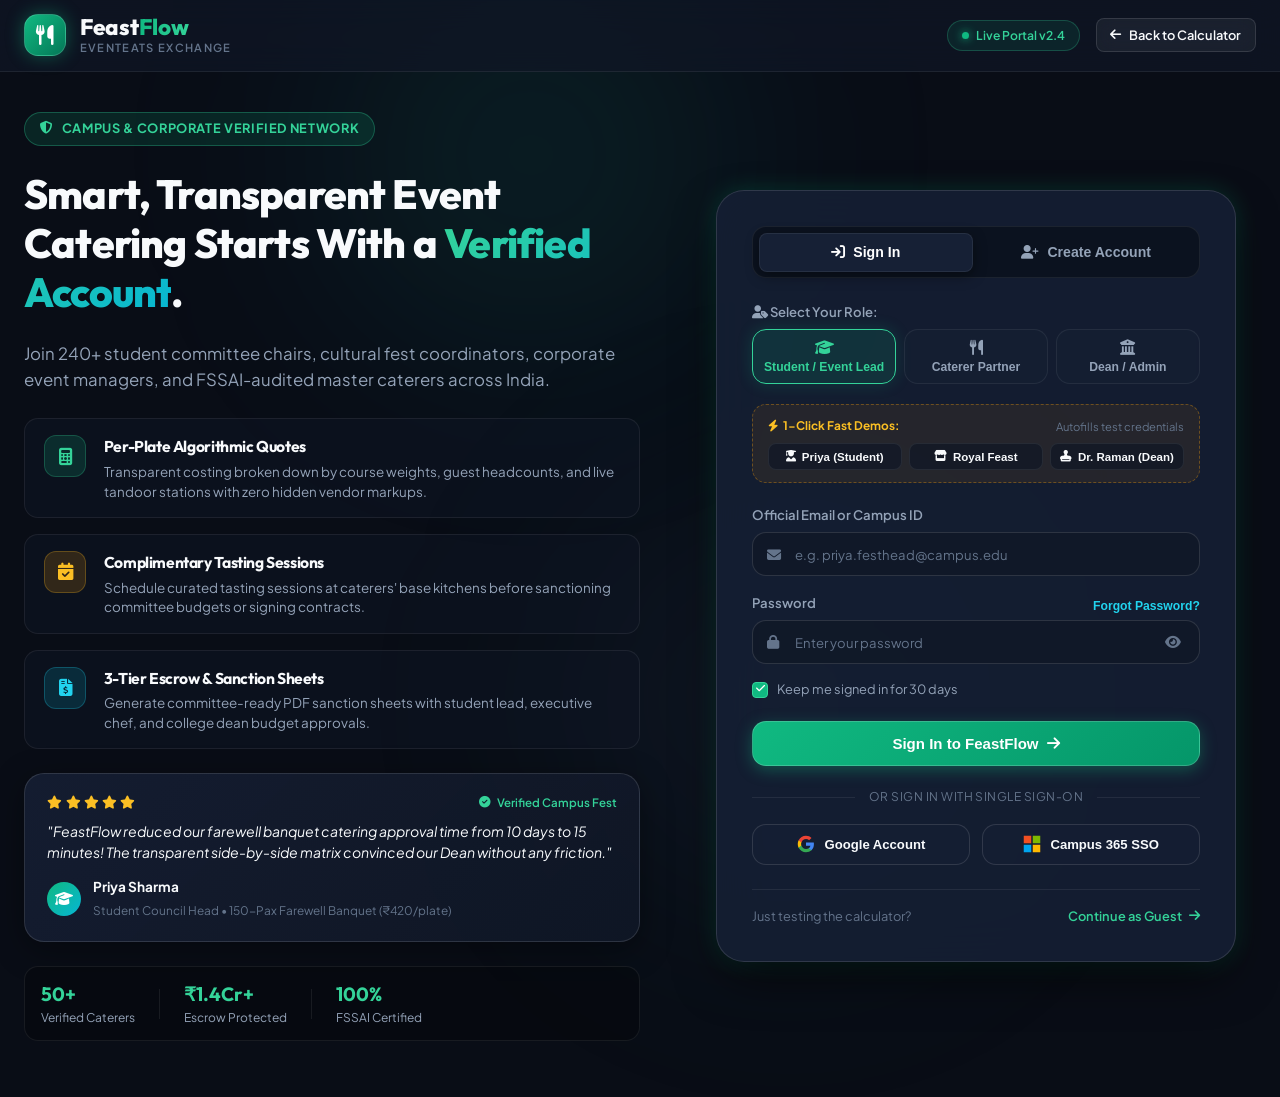
<file: login.html>
<!DOCTYPE html>
<html lang="en">
<head>
  <meta charset="UTF-8">
  <meta name="viewport" content="width=device-width, initial-scale=1.0">
  <title>FeastFlow | Secure Login & Sign Up - EventEats Exchange</title>
  <link rel="stylesheet" href="styles.css">
  <link rel="preconnect" href="https://fonts.googleapis.com">
  <link rel="preconnect" href="https://fonts.gstatic.com" crossorigin>
  <link href="https://fonts.googleapis.com/css2?family=Plus+Jakarta+Sans:wght@300;400;500;600;700;800&family=Outfit:wght@500;600;700;800&display=swap" rel="stylesheet">
  <link rel="stylesheet" href="https://cdnjs.cloudflare.com/ajax/libs/font-awesome/6.5.1/css/all.min.css">
</head>
<body class="auth-page-body">

  <!-- Ambient Glow Background Accents -->
  <div class="ambient-glow glow-top" aria-hidden="true"></div>
  <div class="ambient-glow glow-bottom" aria-hidden="true"></div>

  <!-- Top Minimal Navigation -->
  <header class="auth-top-nav">
    <div class="container auth-nav-inner">
      <a href="index.html" class="brand-logo" title="Back to FeastFlow Home">
        <div class="logo-icon"><i class="fa-solid fa-utensils"></i></div>
        <div>
          <span class="logo-title">Feast<span>Flow</span></span>
          <span class="logo-sub">EventEats Exchange</span>
        </div>
      </a>

      <div class="auth-nav-actions">
        <span class="status-indicator-pill hide-mobile">
          <span class="live-dot"></span> Live Portal v2.4
        </span>
        <a href="index.html" class="btn btn-outline btn-sm">
          <i class="fa-solid fa-arrow-left"></i> <span>Back to Calculator</span>
        </a>
      </div>
    </div>
  </header>

  <!-- Main Auth Page Content -->
  <main class="auth-main-wrapper">
    <div class="container auth-split-grid">

      <!-- LEFT COLUMN: Brand Value Proposition & Live Trust Showcase -->
      <section class="auth-showcase-panel">
        <div class="auth-badge-tag">
          <i class="fa-solid fa-shield-halved"></i> Campus & Corporate Verified Network
        </div>

        <h1 class="auth-headline">
          Smart, Transparent Event Catering Starts With a <span class="text-gradient">Verified Account</span>.
        </h1>
        
        <p class="auth-lead">
          Join 240+ student committee chairs, cultural fest coordinators, corporate event managers, and FSSAI-audited master caterers across India.
        </p>

        <!-- Feature Points -->
        <div class="auth-features-list">
          <div class="auth-feature-card">
            <div class="feature-icon icon-emerald"><i class="fa-solid fa-calculator"></i></div>
            <div class="feature-content">
              <h3>Per-Plate Algorithmic Quotes</h3>
              <p>Transparent costing broken down by course weights, guest headcounts, and live tandoor stations with zero hidden vendor markups.</p>
            </div>
          </div>

          <div class="auth-feature-card">
            <div class="feature-icon icon-amber"><i class="fa-solid fa-calendar-check"></i></div>
            <div class="feature-content">
              <h3>Complimentary Tasting Sessions</h3>
              <p>Schedule curated tasting sessions at caterers' base kitchens before sanctioning committee budgets or signing contracts.</p>
            </div>
          </div>

          <div class="auth-feature-card">
            <div class="feature-icon icon-cyan"><i class="fa-solid fa-file-invoice-dollar"></i></div>
            <div class="feature-content">
              <h3>3-Tier Escrow & Sanction Sheets</h3>
              <p>Generate committee-ready PDF sanction sheets with student lead, executive chef, and college dean budget approvals.</p>
            </div>
          </div>
        </div>

        <!-- Recent Booking Social Proof Snippet -->
        <div class="auth-testimonial-box">
          <div class="testimonial-header">
            <div class="quote-stars">
              <i class="fa-solid fa-star"></i>
              <i class="fa-solid fa-star"></i>
              <i class="fa-solid fa-star"></i>
              <i class="fa-solid fa-star"></i>
              <i class="fa-solid fa-star"></i>
            </div>
            <span class="testimonial-tag"><i class="fa-solid fa-circle-check"></i> Verified Campus Fest</span>
          </div>
          <p class="testimonial-text">
            "FeastFlow reduced our farewell banquet catering approval time from 10 days to 15 minutes! The transparent side-by-side matrix convinced our Dean without any friction."
          </p>
          <div class="testimonial-author">
            <div class="author-avatar"><i class="fa-solid fa-graduation-cap"></i></div>
            <div>
              <strong>Priya Sharma</strong>
              <small>Student Council Head • 150-Pax Farewell Banquet (₹420/plate)</small>
            </div>
          </div>
        </div>

        <!-- Trust Stats Bar -->
        <div class="auth-stats-row">
          <div class="auth-stat-item">
            <strong>50+</strong>
            <span>Verified Caterers</span>
          </div>
          <div class="stat-divider"></div>
          <div class="auth-stat-item">
            <strong>₹1.4Cr+</strong>
            <span>Escrow Protected</span>
          </div>
          <div class="stat-divider"></div>
          <div class="auth-stat-item">
            <strong>100%</strong>
            <span>FSSAI Certified</span>
          </div>
        </div>
      </section>

      <!-- RIGHT COLUMN: Authentication Bento Card -->
      <section class="auth-card-panel">
        <div class="auth-card">

          <!-- Tab Switcher: Sign In vs Sign Up -->
          <div class="auth-nav-tabs">
            <button type="button" class="auth-tab active" id="tabSignIn">
              <i class="fa-solid fa-arrow-right-to-bracket"></i> Sign In
            </button>
            <button type="button" class="auth-tab" id="tabSignUp">
              <i class="fa-solid fa-user-plus"></i> Create Account
            </button>
          </div>

          <!-- Role Selector -->
          <div class="auth-role-wrapper">
            <label class="auth-field-label"><i class="fa-solid fa-user-tag"></i> Select Your Role:</label>
            <div class="auth-role-pills" id="rolePillsContainer">
              <button type="button" class="role-pill active" data-role="organizer" data-name="Student / Event Lead">
                <i class="fa-solid fa-graduation-cap"></i>
                <span>Student / Event Lead</span>
              </button>
              <button type="button" class="role-pill" data-role="caterer" data-name="Caterer Partner">
                <i class="fa-solid fa-utensils"></i>
                <span>Caterer Partner</span>
              </button>
              <button type="button" class="role-pill" data-role="admin" data-name="Dean / Approver">
                <i class="fa-solid fa-building-columns"></i>
                <span>Dean / Admin</span>
              </button>
            </div>
          </div>

          <!-- Quick 1-Click Demo Logins -->
          <div class="auth-demo-presets-box">
            <div class="demo-box-header">
              <span class="demo-badge"><i class="fa-solid fa-bolt"></i> 1-Click Fast Demos:</span>
              <span class="demo-hint">Autofills test credentials</span>
            </div>
            <div class="demo-buttons-row">
              <button type="button" class="demo-quick-btn" id="demoStudentBtn" title="Auto-fill Student Lead">
                <i class="fa-solid fa-user-graduate"></i> Priya (Student)
              </button>
              <button type="button" class="demo-quick-btn" id="demoCatererBtn" title="Auto-fill Caterer Partner">
                <i class="fa-solid fa-store"></i> Royal Feast
              </button>
              <button type="button" class="demo-quick-btn" id="demoDeanBtn" title="Auto-fill Dean Finance Approver">
                <i class="fa-solid fa-stamp"></i> Dr. Raman (Dean)
              </button>
            </div>
          </div>

          <!-- Alert Feedback Container -->
          <div id="authAlert" class="auth-alert-message" style="display: none;"></div>

          <!-- ==============================================
               FORM 1: SIGN IN FORM
               ============================================== -->
          <form id="signInForm" class="auth-form" novalidate>
            <div class="form-group-custom">
              <label for="loginEmail" class="auth-field-label">Official Email or Campus ID</label>
              <div class="input-with-icon">
                <span class="input-icon"><i class="fa-solid fa-envelope"></i></span>
                <input 
                  type="email" 
                  id="loginEmail" 
                  class="custom-input" 
                  placeholder="e.g. priya.festhead@campus.edu" 
                  required
                  autocomplete="username"
                >
              </div>
            </div>

            <div class="form-group-custom">
              <div class="label-with-action">
                <label for="loginPassword" class="auth-field-label">Password</label>
                <button type="button" class="forgot-link-btn" id="openForgotModalBtn">Forgot Password?</button>
              </div>
              <div class="input-with-icon">
                <span class="input-icon"><i class="fa-solid fa-lock"></i></span>
                <input 
                  type="password" 
                  id="loginPassword" 
                  class="custom-input" 
                  placeholder="Enter your password" 
                  required
                  autocomplete="current-password"
                >
                <button type="button" class="password-visibility-btn" id="toggleLoginPasswordBtn" aria-label="Toggle password visibility">
                  <i class="fa-solid fa-eye" id="toggleLoginPasswordIcon"></i>
                </button>
              </div>
            </div>

            <div class="form-options-row">
              <label class="custom-checkbox-label">
                <input type="checkbox" id="rememberMeCheckbox" checked>
                <span class="checkbox-box"><i class="fa-solid fa-check"></i></span>
                <span>Keep me signed in for 30 days</span>
              </label>
            </div>

            <button type="submit" class="btn btn-primary btn-block auth-submit-btn" id="signInSubmitBtn">
              <span class="btn-text">Sign In to FeastFlow</span>
              <i class="fa-solid fa-arrow-right"></i>
            </button>
          </form>

          <!-- ==============================================
               FORM 2: SIGN UP / REGISTRATION FORM
               ============================================== -->
          <form id="signUpForm" class="auth-form" style="display: none;" novalidate>
            <div class="form-row-2">
              <div class="form-group-custom">
                <label for="regFullName" class="auth-field-label">Full Name</label>
                <div class="input-with-icon">
                  <span class="input-icon"><i class="fa-solid fa-user"></i></span>
                  <input type="text" id="regFullName" class="custom-input" placeholder="e.g. Rahul Verma" required>
                </div>
              </div>

              <div class="form-group-custom">
                <label for="regOrgName" class="auth-field-label">College / Company</label>
                <div class="input-with-icon">
                  <span class="input-icon"><i class="fa-solid fa-building"></i></span>
                  <input type="text" id="regOrgName" class="custom-input" placeholder="e.g. IIT Delhi / Student Council" required>
                </div>
              </div>
            </div>

            <div class="form-row-2">
              <div class="form-group-custom">
                <label for="regEmail" class="auth-field-label">Official Email</label>
                <div class="input-with-icon">
                  <span class="input-icon"><i class="fa-solid fa-envelope"></i></span>
                  <input type="email" id="regEmail" class="custom-input" placeholder="name@college.edu" required>
                </div>
              </div>

              <div class="form-group-custom">
                <label for="regPhone" class="auth-field-label">Mobile Number</label>
                <div class="input-with-icon">
                  <span class="input-icon"><i class="fa-solid fa-phone"></i></span>
                  <input type="tel" id="regPhone" class="custom-input" placeholder="+91 98765 43210" required>
                </div>
              </div>
            </div>

            <div class="form-group-custom">
              <label for="regPassword" class="auth-field-label">Create Secure Password</label>
              <div class="input-with-icon">
                <span class="input-icon"><i class="fa-solid fa-shield-keyhole"></i></span>
                <input 
                  type="password" 
                  id="regPassword" 
                  class="custom-input" 
                  placeholder="Min 8 characters with number & symbol" 
                  required
                  autocomplete="new-password"
                >
                <button type="button" class="password-visibility-btn" id="toggleRegPasswordBtn" aria-label="Toggle password visibility">
                  <i class="fa-solid fa-eye" id="toggleRegPasswordIcon"></i>
                </button>
              </div>

              <!-- Real-time Password Strength Meter -->
              <div class="password-strength-box" id="passwordStrengthBox">
                <div class="strength-track">
                  <div class="strength-fill" id="strengthFill"></div>
                </div>
                <div class="strength-label-row">
                  <span class="strength-status-text" id="strengthStatusText">Password strength: Empty</span>
                  <span class="strength-hint">Use 8+ chars, numbers & uppercase</span>
                </div>
              </div>
            </div>

            <div class="form-group-custom">
              <label for="regConfirmPassword" class="auth-field-label">Confirm Password</label>
              <div class="input-with-icon">
                <span class="input-icon"><i class="fa-solid fa-check-double"></i></span>
                <input 
                  type="password" 
                  id="regConfirmPassword" 
                  class="custom-input" 
                  placeholder="Re-enter password" 
                  required
                  autocomplete="new-password"
                >
                <span class="password-match-badge" id="passwordMatchBadge" style="display:none;">
                  <i class="fa-solid fa-check"></i>
                </span>
              </div>
            </div>

            <div class="form-options-row">
              <label class="custom-checkbox-label">
                <input type="checkbox" id="regTermsCheckbox" required checked>
                <span class="checkbox-box"><i class="fa-solid fa-check"></i></span>
                <span>I agree to FeastFlow's <a href="#" class="inline-link" onclick="event.preventDefault(); alert('FeastFlow Terms: All catering quotes are binding for 14 days with 100% escrow protection.');">Terms of Service</a> & <a href="#" class="inline-link" onclick="event.preventDefault(); alert('FeastFlow Privacy: Your campus credentials and contact information are strictly guarded.');">Privacy Policy</a></span>
              </label>
            </div>

            <button type="submit" class="btn btn-primary btn-block auth-submit-btn" id="signUpSubmitBtn">
              <span class="btn-text">Create Free FeastFlow Account</span>
              <i class="fa-solid fa-user-check"></i>
            </button>
          </form>

          <!-- Divider -->
          <div class="auth-divider">
            <span>or sign in with single sign-on</span>
          </div>

          <!-- Social / Campus SSO Options -->
          <div class="sso-buttons-grid">
            <button type="button" class="sso-btn" id="googleSsoBtn">
              <svg class="sso-icon" viewBox="0 0 24 24" width="18" height="18">
                <path fill="#4285F4" d="M22.56 12.25c0-.78-.07-1.53-.2-2.25H12v4.26h5.92c-.26 1.37-1.04 2.53-2.21 3.31v2.77h3.57c2.08-1.92 3.28-4.74 3.28-8.09z"/>
                <path fill="#34A853" d="M12 23c2.97 0 5.46-.98 7.28-2.66l-3.57-2.77c-.98.66-2.23 1.06-3.71 1.06-2.86 0-5.29-1.93-6.16-4.53H2.18v2.84C3.99 20.53 7.7 23 12 23z"/>
                <path fill="#FBBC05" d="M5.84 14.09c-.22-.66-.35-1.36-.35-2.09s.13-1.43.35-2.09V7.06H2.18C1.43 8.55 1 10.22 1 12s.43 3.45 1.18 4.94l2.85-2.22.81-.63z"/>
                <path fill="#EA4335" d="M12 5.38c1.62 0 3.06.56 4.21 1.64l3.15-3.15C17.45 2.09 14.97 1 12 1 7.7 1 3.99 3.47 2.18 7.06l3.66 2.84c.87-2.6 3.3-4.52 6.16-4.52z"/>
              </svg>
              <span>Google Account</span>
            </button>

            <button type="button" class="sso-btn" id="microsoftSsoBtn">
              <svg class="sso-icon" viewBox="0 0 24 24" width="18" height="18">
                <rect x="1" y="1" width="10" height="10" fill="#f25022"/>
                <rect x="13" y="1" width="10" height="10" fill="#7fba00"/>
                <rect x="1" y="13" width="10" height="10" fill="#00a4ef"/>
                <rect x="13" y="13" width="10" height="10" fill="#ffb900"/>
              </svg>
              <span>Campus 365 SSO</span>
            </button>
          </div>

          <!-- Bottom Guest / Back Action -->
          <div class="auth-footer-prompt">
            <span>Just testing the calculator?</span>
            <a href="index.html" class="guest-action-link">
              <span>Continue as Guest</span> <i class="fa-solid fa-arrow-right"></i>
            </a>
          </div>

        </div>
      </section>

    </div>
  </main>

  <!-- ==============================================
       FORGOT PASSWORD MODAL DIALOG
       ============================================== -->
  <div class="auth-modal-overlay" id="forgotModalOverlay" style="display: none;">
    <div class="auth-modal-card" role="dialog" aria-modal="true" aria-labelledby="modalTitle">
      <div class="modal-header-row">
        <div class="modal-title-wrap">
          <div class="modal-icon-badge"><i class="fa-solid fa-key"></i></div>
          <div>
            <h3 id="modalTitle">Reset Account Password</h3>
            <p>Enter your registered college or vendor email address.</p>
          </div>
        </div>
        <button type="button" class="modal-close-btn" id="closeForgotModalBtn" aria-label="Close dialog">
          <i class="fa-solid fa-xmark"></i>
        </button>
      </div>

      <div class="modal-body-content">
        <div id="forgotModalAlert" class="auth-alert-message" style="display: none;"></div>
        <form id="forgotPasswordForm" novalidate>
          <div class="form-group-custom">
            <label for="forgotEmail" class="auth-field-label">Registered Email</label>
            <div class="input-with-icon">
              <span class="input-icon"><i class="fa-solid fa-envelope"></i></span>
              <input type="email" id="forgotEmail" class="custom-input" placeholder="e.g. priya.festhead@campus.edu" required>
            </div>
          </div>
          <div class="modal-actions-row">
            <button type="button" class="btn btn-outline btn-sm" id="cancelForgotBtn">Cancel</button>
            <button type="submit" class="btn btn-primary btn-sm" id="sendResetBtn">
              <span>Send Recovery Link</span> <i class="fa-solid fa-paper-plane"></i>
            </button>
          </div>
        </form>
      </div>
    </div>
  </div>

  <!-- Global Toast Notification Container -->
  <div class="toast-container" id="toastContainer"></div>

  <!-- Authentication Script -->
  <script src="login.js"></script>
</body>
</html>
</file>
<file: styles.css>
/* ==========================================================================
   FeastFlow: EventEats Exchange - Gen-Z Aesthetic & Professional Dark Design System
   Linear / Bento / Frosted Cyber-Minimalism
   ========================================================================== */

:root {
  --bg-base: #090d16;
  --bg-surface: #101726;
  --bg-surface-elevated: #162035;
  --bg-glass: rgba(16, 23, 38, 0.72);
  --bg-glass-elevated: rgba(22, 32, 53, 0.85);
  
  --border-subtle: rgba(255, 255, 255, 0.07);
  --border-medium: rgba(255, 255, 255, 0.12);
  --border-glow: rgba(16, 185, 129, 0.4);

  --primary: #10b981;
  --primary-hover: #059669;
  --primary-glow: #34d399;
  --primary-dim: rgba(16, 185, 129, 0.14);
  --primary-border: rgba(52, 211, 153, 0.3);

  --secondary: #f59e0b;
  --secondary-glow: #fbbf24;
  --secondary-dim: rgba(245, 158, 11, 0.12);

  --accent-cyan: #06b6d4;
  --accent-purple: #8b5cf6;

  --text-primary: #f8fafc;
  --text-secondary: #94a3b8;
  --text-muted: #64748b;
  --text-white: #ffffff;

  --veg-color: #22c55e;
  --nonveg-color: #ef4444;
  --jain-color: #f97316;

  --radius-sm: 8px;
  --radius-md: 14px;
  --radius-lg: 20px;
  --radius-xl: 28px;
  --radius-pill: 9999px;

  --shadow-card: 0 10px 30px -10px rgba(0, 0, 0, 0.5);
  --shadow-glow: 0 0 25px rgba(16, 185, 129, 0.22);
  --shadow-glass: 0 8px 32px 0 rgba(0, 0, 0, 0.37);

  --font-main: 'Plus Jakarta Sans', system-ui, -apple-system, sans-serif;
  --font-title: 'Outfit', sans-serif;
  --transition: all 0.22s cubic-bezier(0.16, 1, 0.3, 1);
}

* {
  margin: 0;
  padding: 0;
  box-sizing: border-box;
}

body {
  font-family: var(--font-main);
  background-color: var(--bg-base);
  color: var(--text-primary);
  line-height: 1.5;
  -webkit-font-smoothing: antialiased;
  min-height: 100vh;
  position: relative;
  overflow-x: hidden;
}

/* Ambient Radial Mesh Glows (Gen-Z Aesthetic) */
.ambient-glow {
  position: fixed;
  border-radius: 50%;
  pointer-events: none;
  z-index: -1;
  filter: blur(100px);
}

.glow-top {
  top: -120px;
  left: 20%;
  width: 550px;
  height: 550px;
  background: radial-gradient(circle, rgba(16, 185, 129, 0.14) 0%, rgba(6, 182, 212, 0.05) 50%, transparent 70%);
}

.glow-bottom {
  bottom: -100px;
  right: 15%;
  width: 600px;
  height: 600px;
  background: radial-gradient(circle, rgba(139, 92, 246, 0.09) 0%, rgba(16, 185, 129, 0.04) 50%, transparent 70%);
}

/* Typography Defaults */
h1, h2, h3, h4, h5, h6 {
  font-family: var(--font-title);
  color: var(--text-primary);
  font-weight: 700;
  letter-spacing: -0.025em;
}

p {
  color: var(--text-secondary);
}

.subtitle {
  font-size: 0.88rem;
  color: var(--text-muted);
  margin-top: 2px;
}

.container {
  max-width: 1360px;
  margin: 0 auto;
  padding: 0 1.5rem;
}

/* ==========================================================================
   TOP NAVIGATION BAR (FLOATING GLASS DESIGN)
   ========================================================================== */
.top-nav {
  background: rgba(9, 13, 22, 0.82);
  backdrop-filter: blur(24px);
  -webkit-backdrop-filter: blur(24px);
  border-bottom: 1px solid var(--border-subtle);
  position: sticky;
  top: 0;
  z-index: 100;
  box-shadow: 0 4px 20px rgba(0, 0, 0, 0.35);
}

.nav-container {
  max-width: 1360px;
  margin: 0 auto;
  padding: 0.8rem 1.5rem;
  display: flex;
  align-items: center;
  justify-content: space-between;
  gap: 1rem;
}

.brand-logo {
  display: flex;
  align-items: center;
  gap: 0.85rem;
  text-decoration: none;
}

.logo-icon {
  width: 42px;
  height: 42px;
  background: linear-gradient(135deg, #10b981, #047857);
  color: var(--text-white);
  border-radius: var(--radius-md);
  display: flex;
  align-items: center;
  justify-content: center;
  font-size: 1.25rem;
  box-shadow: 0 0 18px rgba(16, 185, 129, 0.4);
  border: 1px solid rgba(255, 255, 255, 0.15);
}

.logo-title {
  font-family: var(--font-title);
  font-size: 1.4rem;
  font-weight: 800;
  color: var(--text-primary);
  line-height: 1.1;
  display: block;
}

.logo-title span {
  background: linear-gradient(90deg, #10b981, #34d399);
  -webkit-background-clip: text;
  -webkit-text-fill-color: transparent;
}

.logo-sub {
  font-size: 0.7rem;
  text-transform: uppercase;
  letter-spacing: 0.12em;
  color: var(--text-muted);
  font-weight: 600;
  display: block;
}

/* Quick Demo Presets */
.nav-demo-presets {
  display: flex;
  align-items: center;
  gap: 0.35rem;
  background: rgba(22, 32, 53, 0.6);
  backdrop-filter: blur(12px);
  padding: 0.3rem 0.5rem;
  border-radius: var(--radius-pill);
  border: 1px solid var(--border-subtle);
}

.demo-tag {
  font-size: 0.74rem;
  font-weight: 700;
  color: var(--secondary-glow);
  padding: 0 0.5rem;
  display: flex;
  align-items: center;
  gap: 0.3rem;
}

.preset-pill {
  border: none;
  background: transparent;
  padding: 0.4rem 0.85rem;
  border-radius: var(--radius-pill);
  font-size: 0.78rem;
  font-weight: 600;
  color: var(--text-secondary);
  cursor: pointer;
  transition: var(--transition);
}

.preset-pill:hover {
  background: rgba(255, 255, 255, 0.08);
  color: var(--text-primary);
}

.preset-pill.active {
  background: linear-gradient(135deg, rgba(16, 185, 129, 0.2), rgba(16, 185, 129, 0.1));
  color: var(--primary-glow);
  border: 1px solid var(--primary-border);
  box-shadow: 0 0 12px rgba(16, 185, 129, 0.2);
}

/* Top Nav Actions */
.nav-actions {
  display: flex;
  align-items: center;
  gap: 0.75rem;
}

.nav-quote-pill {
  display: flex;
  align-items: center;
  gap: 0.5rem;
  background: rgba(16, 185, 129, 0.12);
  border: 1px solid var(--primary-border);
  padding: 0.45rem 1rem;
  border-radius: var(--radius-pill);
  font-size: 0.82rem;
  box-shadow: 0 0 15px rgba(16, 185, 129, 0.15);
}

.nav-rate-label {
  color: var(--text-secondary);
  font-size: 0.78rem;
}

.nav-rate-val {
  color: var(--primary-glow);
  font-size: 1rem;
  font-weight: 800;
  text-shadow: 0 0 10px rgba(52, 211, 153, 0.4);
}

.nav-divider {
  color: rgba(255, 255, 255, 0.15);
}

.nav-total-val {
  color: var(--text-primary);
  font-weight: 600;
}

/* Button Component System */
.btn {
  display: inline-flex;
  align-items: center;
  justify-content: center;
  gap: 0.5rem;
  padding: 0.6rem 1.25rem;
  font-size: 0.88rem;
  font-weight: 600;
  border-radius: var(--radius-md);
  border: 1px solid transparent;
  cursor: pointer;
  transition: var(--transition);
  text-decoration: none;
  white-space: nowrap;
}

.btn-primary {
  background: linear-gradient(135deg, #10b981 0%, #059669 100%);
  color: var(--text-white);
  box-shadow: 0 4px 16px rgba(16, 185, 129, 0.35);
  border: 1px solid rgba(255, 255, 255, 0.18);
}

.btn-primary:hover {
  background: linear-gradient(135deg, #059669 0%, #047857 100%);
  transform: translateY(-2px);
  box-shadow: 0 6px 22px rgba(16, 185, 129, 0.5);
}

.btn-secondary {
  background: linear-gradient(135deg, #f59e0b 0%, #d97706 100%);
  color: var(--text-white);
  box-shadow: 0 4px 16px rgba(245, 158, 11, 0.3);
  border: 1px solid rgba(255, 255, 255, 0.15);
}

.btn-secondary:hover {
  background: linear-gradient(135deg, #d97706 0%, #b45309 100%);
  transform: translateY(-2px);
  box-shadow: 0 6px 20px rgba(245, 158, 11, 0.45);
}

.btn-outline {
  background: rgba(255, 255, 255, 0.05);
  border-color: var(--border-medium);
  color: var(--text-primary);
  backdrop-filter: blur(10px);
}

.btn-outline:hover {
  background: rgba(255, 255, 255, 0.12);
  border-color: rgba(255, 255, 255, 0.25);
  transform: translateY(-1px);
}

.btn-sm {
  padding: 0.4rem 0.85rem;
  font-size: 0.8rem;
  border-radius: var(--radius-sm);
}

.btn-xs {
  padding: 0.25rem 0.55rem;
  font-size: 0.72rem;
  border-radius: 6px;
}

.btn-lg {
  padding: 0.9rem 1.6rem;
  font-size: 1rem;
  border-radius: var(--radius-md);
}

.btn-block {
  width: 100%;
}

/* ==========================================================================
   APP HERO BANNER
   ========================================================================== */
.app-banner {
  background: linear-gradient(180deg, rgba(16, 185, 129, 0.08) 0%, rgba(9, 13, 22, 0) 100%);
  padding: 2.2rem 0 1.6rem;
  border-bottom: 1px solid var(--border-subtle);
}

.banner-inner {
  display: flex;
  align-items: center;
  justify-content: space-between;
  gap: 1.5rem;
  flex-wrap: wrap;
}

.banner-inner h1 {
  font-size: 2rem;
  background: linear-gradient(135deg, #ffffff 0%, #cbd5e1 100%);
  -webkit-background-clip: text;
  -webkit-text-fill-color: transparent;
  margin-bottom: 0.35rem;
}

.banner-inner p {
  color: var(--text-secondary);
  font-size: 0.95rem;
  max-width: 650px;
}

.active-summary-tags {
  display: flex;
  gap: 0.6rem;
  flex-wrap: wrap;
}

.tag-badge {
  background: rgba(255, 255, 255, 0.06);
  border: 1px solid var(--border-medium);
  color: var(--text-primary);
  font-size: 0.78rem;
  padding: 0.45rem 0.85rem;
  border-radius: var(--radius-pill);
  display: inline-flex;
  align-items: center;
  gap: 0.45rem;
  backdrop-filter: blur(8px);
}

.tag-badge.highlight-tag {
  background: rgba(245, 158, 11, 0.15);
  color: var(--secondary-glow);
  border-color: rgba(245, 158, 11, 0.35);
  font-weight: 700;
  box-shadow: 0 0 12px rgba(245, 158, 11, 0.15);
}

/* ==========================================================================
   MAIN SEGMENTED TAB BAR (LINEAR / APPLE STYLE)
   ========================================================================== */
.main-tabs-nav {
  background: rgba(10, 14, 23, 0.75);
  backdrop-filter: blur(20px);
  -webkit-backdrop-filter: blur(20px);
  border-bottom: 1px solid var(--border-subtle);
  position: sticky;
  top: 61px;
  z-index: 90;
  padding: 0.6rem 0;
}

.tabs-bar {
  display: flex;
  gap: 0.4rem;
  overflow-x: auto;
  scrollbar-width: none;
  background: rgba(18, 26, 42, 0.65);
  border: 1px solid var(--border-subtle);
  border-radius: var(--radius-lg);
  padding: 0.35rem;
}

.tabs-bar::-webkit-scrollbar {
  display: none;
}

.tab-btn {
  background: transparent;
  border: none;
  padding: 0.7rem 1.15rem;
  font-size: 0.88rem;
  font-weight: 600;
  color: var(--text-secondary);
  cursor: pointer;
  display: inline-flex;
  align-items: center;
  gap: 0.55rem;
  border-radius: var(--radius-md);
  white-space: nowrap;
  transition: var(--transition);
}

.tab-btn:hover {
  background: rgba(255, 255, 255, 0.08);
  color: var(--text-primary);
}

.tab-btn.active {
  background: linear-gradient(135deg, #10b981 0%, #059669 100%);
  color: var(--text-white);
  box-shadow: 0 4px 18px rgba(16, 185, 129, 0.4);
}

.tab-pill-badge {
  background: rgba(255, 255, 255, 0.12);
  color: var(--text-primary);
  font-size: 0.72rem;
  font-weight: 800;
  padding: 0.12rem 0.5rem;
  border-radius: var(--radius-pill);
}

.tab-btn.active .tab-pill-badge {
  background: rgba(0, 0, 0, 0.25);
  color: var(--text-white);
}

.badge-green {
  background: rgba(52, 211, 153, 0.2) !important;
  color: var(--primary-glow) !important;
  border: 1px solid var(--primary-border);
}

/* ==========================================================================
   BENTO PANEL CARDS
   ========================================================================== */
.tab-content-wrapper {
  margin-top: 1.8rem;
  margin-bottom: 4rem;
}

.tab-panel {
  display: none;
  animation: fadeInTab 0.25s cubic-bezier(0.16, 1, 0.3, 1);
}

.tab-panel.active {
  display: block;
}

@keyframes fadeInTab {
  from { opacity: 0; transform: translateY(8px); }
  to { opacity: 1; transform: translateY(0); }
}

.tab-grid-2 {
  display: grid;
  grid-template-columns: 1fr 390px;
  gap: 1.5rem;
  align-items: start;
}

.panel-card {
  background: var(--bg-glass);
  backdrop-filter: blur(20px);
  -webkit-backdrop-filter: blur(20px);
  border-radius: var(--radius-lg);
  border: 1px solid var(--border-subtle);
  box-shadow: var(--shadow-card);
  overflow: hidden;
  transition: var(--transition);
}

.panel-card:hover {
  border-color: var(--border-medium);
}

.panel-header {
  padding: 1.35rem 1.6rem;
  border-bottom: 1px solid var(--border-subtle);
  display: flex;
  align-items: center;
  gap: 0.95rem;
}

.panel-header h2,
.panel-header h3 {
  font-size: 1.25rem;
  color: var(--text-primary);
}

.header-icon {
  width: 42px;
  height: 42px;
  background: rgba(16, 185, 129, 0.12);
  color: var(--primary-glow);
  border: 1px solid var(--primary-border);
  border-radius: var(--radius-md);
  display: flex;
  align-items: center;
  justify-content: center;
  font-size: 1.15rem;
  flex-shrink: 0;
  box-shadow: 0 0 15px rgba(16, 185, 129, 0.15);
}

.panel-body {
  padding: 1.6rem;
}

.flex-between {
  display: flex;
  align-items: center;
  justify-content: space-between;
  gap: 1rem;
}

.flex-row {
  display: flex;
  align-items: center;
  gap: 0.9rem;
}

/* ==========================================================================
   TAB 1: EVENT PROFILER & HEADCOUNT (CYBER-BENTO CONTROLS)
   ========================================================================== */
.field-label {
  display: block;
  font-size: 0.88rem;
  font-weight: 700;
  color: var(--text-primary);
  margin-bottom: 0.6rem;
}

.form-group {
  margin-bottom: 1.4rem;
}

.pill-radio-group {
  display: grid;
  grid-template-columns: repeat(auto-fit, minmax(140px, 1fr));
  gap: 0.75rem;
}

.pill-radio {
  cursor: pointer;
  position: relative;
}

.pill-radio input {
  position: absolute;
  opacity: 0;
}

.pill-radio span {
  display: flex;
  align-items: center;
  justify-content: center;
  gap: 0.5rem;
  padding: 0.75rem 0.9rem;
  background: rgba(22, 32, 53, 0.55);
  border: 1px solid var(--border-subtle);
  border-radius: var(--radius-md);
  font-size: 0.85rem;
  font-weight: 600;
  color: var(--text-secondary);
  transition: var(--transition);
}

.pill-radio:hover span {
  background: rgba(255, 255, 255, 0.08);
  color: var(--text-primary);
}

.pill-radio.active span,
.pill-radio input:checked + span {
  background: rgba(16, 185, 129, 0.15);
  border-color: var(--primary-glow);
  color: var(--text-white);
  box-shadow: 0 0 16px rgba(16, 185, 129, 0.25);
}

/* Headcount Bento Box */
.headcount-box {
  background: rgba(22, 32, 53, 0.4);
  border: 1px solid var(--border-subtle);
  border-radius: var(--radius-lg);
  padding: 1.4rem;
}

.headcount-header-row {
  display: flex;
  justify-content: space-between;
  align-items: center;
  margin-bottom: 0.85rem;
}

.large-headcount {
  font-family: var(--font-title);
  font-size: 1.5rem;
  color: var(--primary-glow);
  margin-left: 0.5rem;
  text-shadow: 0 0 12px rgba(52, 211, 153, 0.35);
}

.volume-discount-pill {
  background: rgba(245, 158, 11, 0.15);
  color: var(--secondary-glow);
  border: 1px solid rgba(245, 158, 11, 0.35);
  padding: 0.35rem 0.85rem;
  border-radius: var(--radius-pill);
  font-size: 0.78rem;
  font-weight: 700;
  display: inline-flex;
  align-items: center;
  gap: 0.4rem;
  box-shadow: 0 0 12px rgba(245, 158, 11, 0.15);
}

/* Slider */
.slider-wrapper {
  margin: 1.25rem 0 1rem;
}

.custom-slider {
  width: 100%;
  height: 8px;
  border-radius: 4px;
  background: #1e293b;
  outline: none;
  accent-color: var(--primary);
  cursor: pointer;
}

.slider-ticks {
  display: flex;
  justify-content: space-between;
  font-size: 0.72rem;
  color: var(--text-muted);
  margin-top: 0.45rem;
  font-weight: 600;
}

/* Dietary Dual-Headcount Cards */
.dietary-cards-grid {
  display: grid;
  grid-template-columns: repeat(auto-fit, minmax(180px, 1fr));
  gap: 0.85rem;
  margin-top: 1.2rem;
}

.diet-count-box {
  background: rgba(16, 23, 38, 0.8);
  border: 1px solid var(--border-medium);
  border-radius: var(--radius-md);
  padding: 0.9rem 1.1rem;
}

.diet-badge-label {
  display: flex;
  align-items: center;
  gap: 0.45rem;
  font-size: 0.82rem;
  font-weight: 700;
  margin-bottom: 0.6rem;
}

.diet-symbol {
  font-size: 0.95rem;
  line-height: 1;
}

.veg-symbol { color: var(--veg-color); }
.nonveg-symbol { color: var(--nonveg-color); }
.jain-symbol { color: var(--jain-color); }

.counter-control {
  display: flex;
  align-items: center;
  gap: 0.45rem;
}

.btn-step {
  width: 34px;
  height: 34px;
  border-radius: var(--radius-sm);
  border: 1px solid var(--border-medium);
  background: rgba(255, 255, 255, 0.08);
  color: var(--text-primary);
  font-weight: bold;
  font-size: 1.15rem;
  cursor: pointer;
  display: flex;
  align-items: center;
  justify-content: center;
  transition: var(--transition);
}

.btn-step:hover {
  background: var(--primary);
  color: var(--text-white);
  border-color: var(--primary);
}

.counter-control input {
  width: 100%;
  text-align: center;
  padding: 0.45rem;
  background: rgba(0, 0, 0, 0.35);
  border: 1px solid var(--border-medium);
  border-radius: var(--radius-sm);
  color: var(--text-primary);
  font-weight: 800;
  font-size: 1rem;
}

.info-callout {
  margin-top: 1rem;
  font-size: 0.8rem;
  color: var(--text-secondary);
  display: flex;
  align-items: center;
  gap: 0.6rem;
  background: rgba(16, 185, 129, 0.07);
  padding: 0.65rem 0.9rem;
  border-radius: var(--radius-md);
  border: 1px solid rgba(16, 185, 129, 0.2);
}

/* Buffer Cushion Section */
.buffer-section {
  margin-top: 1.4rem;
  background: rgba(16, 185, 129, 0.06);
  border: 1px solid rgba(16, 185, 129, 0.2);
  border-radius: var(--radius-lg);
  padding: 1.25rem;
}

.buffer-header {
  display: flex;
  justify-content: space-between;
  align-items: center;
  flex-wrap: wrap;
  gap: 0.85rem;
}

.buffer-header strong {
  font-size: 0.95rem;
  color: var(--primary-glow);
}

.small-text {
  font-size: 0.78rem;
  color: var(--text-secondary);
}

.buffer-pill-group {
  display: flex;
  gap: 0.4rem;
}

.buffer-btn {
  border: 1px solid var(--border-medium);
  background: rgba(255, 255, 255, 0.05);
  padding: 0.35rem 0.75rem;
  border-radius: var(--radius-pill);
  font-size: 0.8rem;
  font-weight: 700;
  color: var(--text-secondary);
  cursor: pointer;
  transition: var(--transition);
}

.buffer-btn.active {
  background: var(--primary);
  color: var(--text-white);
  border-color: var(--primary);
  box-shadow: 0 0 12px rgba(16, 185, 129, 0.4);
}

.buffer-stats-strip {
  margin-top: 0.65rem;
  border-top: 1px dashed rgba(16, 185, 129, 0.25);
  padding-top: 0.55rem;
  font-size: 0.82rem;
  color: var(--text-secondary);
  display: flex;
  gap: 1.25rem;
}

.buffer-stats-strip strong {
  color: var(--text-primary);
}

/* Right Mini Real-Time Tariff Card (Glass Cockpit) */
.highlight-card {
  border-color: rgba(16, 185, 129, 0.3);
  box-shadow: 0 0 30px rgba(16, 185, 129, 0.12);
}

.active-caterer-bar {
  display: flex;
  align-items: center;
  justify-content: space-between;
  font-size: 0.85rem;
  background: rgba(22, 32, 53, 0.6);
  padding: 0.6rem 0.85rem;
  border-radius: var(--radius-md);
  border: 1px solid var(--border-subtle);
  margin-bottom: 1.1rem;
}

.quote-stat-box {
  background: linear-gradient(135deg, #131c2e, #0e1524);
  border: 1px solid var(--border-medium);
  border-radius: var(--radius-md);
  padding: 1.15rem;
  display: grid;
  grid-template-columns: 1fr 1px 1fr;
  gap: 0.85rem;
  align-items: center;
  margin-bottom: 1.1rem;
  box-shadow: inset 0 2px 10px rgba(0,0,0,0.3);
}

.stat-cell {
  display: flex;
  flex-direction: column;
}

.cell-label {
  font-size: 0.7rem;
  text-transform: uppercase;
  color: var(--text-muted);
  font-weight: 700;
  letter-spacing: 0.05em;
}

.cell-number {
  font-family: var(--font-title);
  font-size: 1.6rem;
  font-weight: 800;
  margin: 0.15rem 0;
  color: var(--text-primary);
}

.cell-number.primary {
  color: var(--primary-glow);
  text-shadow: 0 0 12px rgba(52, 211, 153, 0.4);
}

.cell-note {
  font-size: 0.7rem;
  color: var(--text-secondary);
}

.stat-divider {
  width: 1px;
  height: 80%;
  background: var(--border-medium);
}

.quick-summary-breakdown {
  background: rgba(22, 32, 53, 0.45);
  border: 1px solid var(--border-subtle);
  border-radius: var(--radius-md);
  padding: 1rem;
  font-size: 0.85rem;
  margin-bottom: 1.15rem;
}

.summary-line {
  display: flex;
  justify-content: space-between;
  margin-bottom: 0.45rem;
  color: var(--text-secondary);
}

.summary-line.text-green {
  color: var(--primary-glow);
  font-weight: 600;
}

.summary-divider {
  height: 1px;
  background: var(--border-subtle);
  margin: 0.6rem 0;
}

.total-line {
  font-size: 1.05rem;
  color: var(--text-primary);
  margin-bottom: 0;
}

.card-action-btns {
  display: flex;
  flex-direction: column;
  gap: 0.6rem;
}

.tab-nav-actions {
  margin-top: 1.6rem;
  padding-top: 1.1rem;
  border-top: 1px solid var(--border-subtle);
  display: flex;
  justify-content: flex-end;
  gap: 0.85rem;
}

/* ==========================================================================
   TAB 2: COURSE-BY-COURSE MENU BUILDER (BENTO DISHES GRID)
   ========================================================================== */
.course-header-split {
  justify-content: space-between;
}

.selected-summary-count {
  background: rgba(16, 185, 129, 0.15);
  color: var(--primary-glow);
  padding: 0.4rem 0.85rem;
  border-radius: var(--radius-pill);
  font-size: 0.82rem;
  font-weight: 700;
  border: 1px solid var(--primary-border);
}

.course-subtabs {
  display: flex;
  gap: 0.45rem;
  border-bottom: 1px solid var(--border-subtle);
  overflow-x: auto;
  margin-bottom: 1.4rem;
  padding-bottom: 0.2rem;
}

.course-subtab {
  background: transparent;
  border: none;
  padding: 0.7rem 1.1rem;
  font-size: 0.86rem;
  font-weight: 600;
  color: var(--text-secondary);
  cursor: pointer;
  display: flex;
  align-items: center;
  gap: 0.5rem;
  white-space: nowrap;
  position: relative;
  transition: var(--transition);
}

.course-subtab:hover {
  color: var(--text-primary);
}

.course-subtab.active {
  color: var(--primary-glow);
  font-weight: 700;
}

.course-subtab.active::after {
  content: '';
  position: absolute;
  bottom: -1px;
  left: 0;
  right: 0;
  height: 2.5px;
  background: var(--primary-glow);
  box-shadow: 0 0 10px rgba(52, 211, 153, 0.6);
}

.badge-count {
  background: rgba(255, 255, 255, 0.08);
  color: var(--text-secondary);
  font-size: 0.72rem;
  padding: 0.12rem 0.45rem;
  border-radius: var(--radius-pill);
}

.course-subtab.active .badge-count {
  background: rgba(16, 185, 129, 0.25);
  color: var(--primary-glow);
}

.highlight-tab {
  color: var(--secondary-glow) !important;
}

/* Filter Controls Row */
.filter-controls-row {
  display: flex;
  justify-content: space-between;
  align-items: center;
  gap: 1rem;
  margin-bottom: 1.4rem;
  flex-wrap: wrap;
}

.search-wrap {
  position: relative;
  flex: 1;
  min-width: 240px;
}

.search-wrap i {
  position: absolute;
  left: 0.95rem;
  top: 50%;
  transform: translateY(-50%);
  color: var(--text-muted);
  font-size: 0.85rem;
}

.search-wrap input {
  width: 100%;
  padding: 0.65rem 0.95rem 0.65rem 2.4rem;
  background: rgba(22, 32, 53, 0.6);
  border: 1px solid var(--border-medium);
  border-radius: var(--radius-md);
  font-size: 0.88rem;
  color: var(--text-primary);
  transition: var(--transition);
}

.search-wrap input:focus {
  outline: none;
  border-color: var(--primary);
  background: rgba(22, 32, 53, 0.9);
  box-shadow: 0 0 16px rgba(16, 185, 129, 0.2);
}

.diet-toggles {
  display: flex;
  gap: 0.4rem;
}

.diet-toggle-btn {
  background: rgba(255, 255, 255, 0.05);
  border: 1px solid var(--border-subtle);
  padding: 0.45rem 0.85rem;
  border-radius: var(--radius-pill);
  font-size: 0.8rem;
  font-weight: 600;
  cursor: pointer;
  color: var(--text-secondary);
  display: inline-flex;
  align-items: center;
  gap: 0.35rem;
  transition: var(--transition);
}

.diet-toggle-btn.active {
  background: var(--text-white);
  color: var(--bg-base);
  border-color: var(--text-white);
  box-shadow: 0 2px 10px rgba(255, 255, 255, 0.3);
}

/* Dishes Grid (Bento Style) */
.dishes-grid {
  display: grid;
  grid-template-columns: repeat(auto-fill, minmax(280px, 1fr));
  gap: 1.15rem;
  min-height: 220px;
}

.dish-card {
  border: 1px solid var(--border-subtle);
  border-radius: var(--radius-md);
  padding: 1.15rem;
  background: rgba(22, 32, 53, 0.5);
  cursor: pointer;
  transition: var(--transition);
  display: flex;
  flex-direction: column;
  justify-content: space-between;
}

.dish-card:hover {
  border-color: var(--border-medium);
  background: rgba(22, 32, 53, 0.75);
  transform: translateY(-3px);
  box-shadow: 0 12px 24px -6px rgba(0, 0, 0, 0.4);
}

.dish-card.selected {
  border-color: var(--primary);
  background: rgba(16, 185, 129, 0.12);
  box-shadow: 0 0 20px rgba(16, 185, 129, 0.25);
}

.dish-top-row {
  display: flex;
  justify-content: space-between;
  align-items: flex-start;
  gap: 0.6rem;
  margin-bottom: 0.45rem;
}

.dish-title {
  font-size: 0.98rem;
  font-weight: 700;
  color: var(--text-primary);
  display: flex;
  align-items: center;
  gap: 0.45rem;
}

.dish-check {
  width: 24px;
  height: 24px;
  border-radius: 6px;
  border: 1.5px solid var(--border-medium);
  display: flex;
  align-items: center;
  justify-content: center;
  color: transparent;
  font-size: 0.75rem;
  transition: var(--transition);
  flex-shrink: 0;
}

.dish-card.selected .dish-check {
  background: var(--primary);
  border-color: var(--primary);
  color: var(--text-white);
  box-shadow: 0 0 10px rgba(16, 185, 129, 0.4);
}

.dish-desc {
  font-size: 0.8rem;
  color: var(--text-muted);
  line-height: 1.4;
  margin-bottom: 0.9rem;
}

.dish-bottom-row {
  display: flex;
  justify-content: space-between;
  align-items: center;
  padding-top: 0.65rem;
  border-top: 1px dashed var(--border-subtle);
}

.dish-weight-price {
  font-size: 0.92rem;
  font-weight: 800;
  color: var(--text-primary);
}

.dish-diet-pill {
  font-size: 0.72rem;
  font-weight: 700;
  padding: 0.2rem 0.55rem;
  border-radius: var(--radius-sm);
  text-transform: uppercase;
  letter-spacing: 0.05em;
}

.tag-veg { background: rgba(34, 197, 94, 0.15); color: #4ade80; border: 1px solid rgba(34, 197, 94, 0.3); }
.tag-nonveg { background: rgba(239, 68, 68, 0.15); color: #f87171; border: 1px solid rgba(239, 68, 68, 0.3); }
.tag-live { background: rgba(245, 158, 11, 0.15); color: #fbbf24; border: 1px solid rgba(245, 158, 11, 0.3); }

/* Selected Menu Portfolio Tray */
.selected-items-tray {
  margin-top: 1.6rem;
  padding-top: 1.1rem;
  border-top: 1px solid var(--border-subtle);
}

.tray-label {
  font-size: 0.85rem;
  font-weight: 700;
  color: var(--text-secondary);
  margin-bottom: 0.65rem;
}

.selected-tags-flow {
  display: flex;
  flex-wrap: wrap;
  gap: 0.5rem;
}

.tag-bubble {
  background: rgba(22, 32, 53, 0.7);
  border: 1px solid var(--border-medium);
  padding: 0.3rem 0.7rem;
  border-radius: var(--radius-pill);
  font-size: 0.78rem;
  font-weight: 600;
  color: var(--text-primary);
  display: inline-flex;
  align-items: center;
  gap: 0.45rem;
}

.remove-bubble-btn {
  border: none;
  background: transparent;
  color: var(--text-muted);
  cursor: pointer;
  font-size: 0.95rem;
}

.remove-bubble-btn:hover {
  color: var(--nonveg-color);
}

/* ==========================================================================
   TAB 3: CATERERS DIRECTORY
   ========================================================================== */
.caterers-list-container {
  display: flex;
  flex-direction: column;
  gap: 1.15rem;
}

.caterer-item-card {
  border: 1px solid var(--border-subtle);
  border-radius: var(--radius-lg);
  padding: 1.4rem;
  background: rgba(22, 32, 53, 0.45);
  display: grid;
  grid-template-columns: 80px 1fr auto;
  gap: 1.4rem;
  align-items: center;
  transition: var(--transition);
}

.caterer-item-card:hover {
  border-color: var(--border-medium);
  background: rgba(22, 32, 53, 0.7);
  box-shadow: var(--shadow-card);
}

.caterer-item-card.active-selected {
  border-color: var(--primary);
  background: rgba(16, 185, 129, 0.08);
  box-shadow: 0 0 25px rgba(16, 185, 129, 0.2);
}

.caterer-avatar {
  width: 76px;
  height: 76px;
  border-radius: var(--radius-md);
  background: rgba(16, 185, 129, 0.1);
  border: 1px solid var(--primary-border);
  display: flex;
  align-items: center;
  justify-content: center;
  font-size: 1.85rem;
  color: var(--primary-glow);
}

.caterer-details h3 {
  font-size: 1.15rem;
  margin-bottom: 0.35rem;
  display: flex;
  align-items: center;
  gap: 0.55rem;
}

.rating-row {
  display: flex;
  align-items: center;
  gap: 0.75rem;
  font-size: 0.85rem;
  margin-bottom: 0.45rem;
  color: var(--text-secondary);
}

.gold-star {
  color: #fbbf24;
  font-weight: 700;
}

.hygiene-badge {
  color: var(--primary-glow);
  font-weight: 600;
}

.caterer-quote-box {
  text-align: right;
  display: flex;
  flex-direction: column;
  align-items: flex-end;
  gap: 0.4rem;
}

.caterer-per-plate {
  font-family: var(--font-title);
  font-size: 1.45rem;
  font-weight: 800;
  color: var(--text-primary);
}

.caterer-per-plate span {
  font-size: 0.8rem;
  font-weight: 500;
  color: var(--text-muted);
}

/* ==========================================================================
   TAB 4: SIDE-BY-SIDE MATRIX TABLE
   ========================================================================== */
.table-responsive {
  overflow-x: auto;
}

.matrix-table {
  width: 100%;
  border-collapse: collapse;
  font-size: 0.88rem;
}

.matrix-table th,
.matrix-table td {
  padding: 1.15rem 1.35rem;
  border: 1px solid var(--border-subtle);
  text-align: left;
}

.matrix-table th {
  background: rgba(22, 32, 53, 0.7);
  font-weight: 700;
  color: var(--text-primary);
}

.matrix-table th.active-col,
.matrix-table td.active-col {
  background: rgba(16, 185, 129, 0.08);
  border-left: 2px solid var(--primary);
  border-right: 2px solid var(--primary);
}

.matrix-vendor-head h4 {
  font-size: 1.1rem;
  margin-bottom: 0.25rem;
}

.matrix-vendor-head .matrix-price {
  font-family: var(--font-title);
  font-size: 1.35rem;
  font-weight: 800;
  color: var(--primary-glow);
}

/* ==========================================================================
   TAB 5: TASTING BOOKING & SESSIONS
   ========================================================================== */
.form-row-2 {
  display: grid;
  grid-template-columns: 1fr 1fr;
  gap: 1rem;
}

.form-control {
  width: 100%;
  padding: 0.7rem 0.95rem;
  background: rgba(22, 32, 53, 0.6);
  border: 1px solid var(--border-medium);
  border-radius: var(--radius-md);
  font-size: 0.88rem;
  color: var(--text-primary);
  font-family: inherit;
  transition: var(--transition);
}

.form-control:focus {
  outline: none;
  border-color: var(--primary);
  box-shadow: 0 0 16px rgba(16, 185, 129, 0.25);
  background: rgba(22, 32, 53, 0.9);
}

.tasting-samples-container {
  display: grid;
  grid-template-columns: repeat(auto-fit, minmax(200px, 1fr));
  gap: 0.6rem;
  max-height: 155px;
  overflow-y: auto;
  border: 1px solid var(--border-subtle);
  border-radius: var(--radius-md);
  padding: 0.85rem;
  background: rgba(0, 0, 0, 0.25);
}

.tasting-checkbox-item {
  display: flex;
  align-items: center;
  gap: 0.5rem;
  font-size: 0.82rem;
  cursor: pointer;
  color: var(--text-secondary);
}

.tasting-history-list {
  display: flex;
  flex-direction: column;
  gap: 0.95rem;
}

.tasting-card-item {
  border: 1px solid var(--border-subtle);
  border-radius: var(--radius-md);
  padding: 1.15rem;
  background: rgba(22, 32, 53, 0.5);
}

.tasting-card-head {
  display: flex;
  justify-content: space-between;
  align-items: center;
  margin-bottom: 0.5rem;
}

.badge-status-confirmed {
  background: rgba(34, 197, 94, 0.15);
  color: #4ade80;
  border: 1px solid rgba(34, 197, 94, 0.3);
  font-size: 0.74rem;
  font-weight: 700;
  padding: 0.25rem 0.6rem;
  border-radius: var(--radius-pill);
}

/* ==========================================================================
   TAB 6: ESCROW SIMULATOR & QUOTATION PDF
   ========================================================================== */
.escrow-protect-badge {
  background: rgba(6, 182, 212, 0.15);
  color: #22d3ee;
  border: 1px solid rgba(6, 182, 212, 0.3);
  font-size: 0.78rem;
  font-weight: 700;
  padding: 0.4rem 0.85rem;
  border-radius: var(--radius-pill);
  box-shadow: 0 0 14px rgba(6, 182, 212, 0.2);
}

.escrow-milestone-grid {
  display: grid;
  grid-template-columns: repeat(auto-fit, minmax(260px, 1fr));
  gap: 1.35rem;
}

.milestone-card {
  border: 1px solid var(--border-subtle);
  border-radius: var(--radius-lg);
  padding: 1.4rem;
  background: rgba(22, 32, 53, 0.45);
  position: relative;
  transition: var(--transition);
}

.milestone-card:hover {
  border-color: var(--border-medium);
  background: rgba(22, 32, 53, 0.65);
}

.milestone-card.active-tier {
  border-color: var(--primary);
  background: rgba(16, 185, 129, 0.08);
  box-shadow: 0 0 20px rgba(16, 185, 129, 0.18);
}

.milestone-num {
  width: 32px;
  height: 32px;
  border-radius: 50%;
  background: linear-gradient(135deg, #10b981, #059669);
  color: var(--text-white);
  font-weight: 800;
  font-size: 0.88rem;
  display: flex;
  align-items: center;
  justify-content: center;
  margin-bottom: 0.85rem;
  box-shadow: 0 0 12px rgba(16, 185, 129, 0.4);
}

.milestone-card h4 {
  font-size: 1.05rem;
  margin-bottom: 0.4rem;
}

.milestone-card p {
  font-size: 0.82rem;
  line-height: 1.4;
  margin-bottom: 0.85rem;
  color: var(--text-secondary);
}

.milestone-val {
  font-family: var(--font-title);
  font-size: 1.4rem;
  font-weight: 800;
  color: var(--primary-glow);
}

.milestone-status {
  font-size: 0.74rem;
  font-weight: 600;
  color: var(--text-muted);
}

/* Official Quotation Letterhead Sheet */
.printable-sheet-container {
  background: rgba(11, 16, 26, 0.6);
  padding: 1.25rem;
  border-radius: var(--radius-lg);
}

.official-quote-sheet {
  background: #ffffff;
  color: #0f172a;
  padding: 2.8rem;
  border-radius: var(--radius-md);
  border: 1px solid #e2e8f0;
  box-shadow: 0 8px 30px rgba(0,0,0,0.35);
}

.official-quote-sheet h2,
.official-quote-sheet h5,
.official-quote-sheet p,
.official-quote-sheet strong {
  color: #0f172a;
}

.quote-sheet-header {
  display: flex;
  justify-content: space-between;
  align-items: flex-start;
  margin-bottom: 1.25rem;
}

.sheet-logo-group h2 {
  font-size: 1.9rem;
  color: #064e3b;
  margin-bottom: 0.2rem;
  letter-spacing: 0.04em;
}

.sheet-logo-group span {
  font-size: 0.8rem;
  font-weight: 800;
  color: #059669;
  display: block;
}

.sheet-logo-group p {
  font-size: 0.74rem;
  color: #64748b;
  margin-top: 0.25rem;
}

.sheet-meta-info {
  text-align: right;
  font-size: 0.88rem;
  line-height: 1.6;
}

.badge-approved {
  background: #dcfce7;
  color: #15803d;
  font-size: 0.74rem;
  font-weight: 800;
  padding: 0.25rem 0.55rem;
  border-radius: 4px;
}

.quote-sheet-rule {
  border: none;
  height: 2px;
  background: #1e293b;
  margin: 1.35rem 0;
}

.sheet-info-grid {
  display: grid;
  grid-template-columns: 1fr 1fr;
  gap: 1.5rem;
  margin-bottom: 1.6rem;
}

.info-party-box {
  background: #f8fafc;
  border: 1px solid #e2e8f0;
  padding: 1.15rem 1.35rem;
  border-radius: var(--radius-md);
}

.info-party-box h5 {
  font-size: 0.84rem;
  color: #475569;
  margin-bottom: 0.65rem;
  letter-spacing: 0.05em;
}

.info-party-box p {
  font-size: 0.86rem;
  margin-bottom: 0.35rem;
  color: #1e293b;
}

.sheet-section-heading {
  font-size: 0.9rem;
  font-weight: 800;
  background: #f1f5f9;
  padding: 0.55rem 0.85rem;
  margin: 1.6rem 0 0.85rem;
  border-left: 4px solid #059669;
  color: #0f172a;
}

.quote-table {
  width: 100%;
  border-collapse: collapse;
  font-size: 0.86rem;
  margin-bottom: 1.6rem;
}

.quote-table th,
.quote-table td {
  padding: 0.7rem 0.9rem;
  border: 1px solid #e2e8f0;
  text-align: left;
  color: #1e293b;
}

.quote-table th {
  background: #f8fafc;
  font-weight: 700;
  color: #334155;
}

.sheet-cost-summary-row {
  display: grid;
  grid-template-columns: 1fr 350px;
  gap: 1.6rem;
  margin-bottom: 2rem;
}

.escrow-terms-box {
  background: #f0fdf4;
  border: 1px solid #bbf7d0;
  padding: 1.15rem 1.35rem;
  border-radius: var(--radius-md);
  display: flex;
  flex-direction: column;
  justify-content: space-between;
}

.escrow-terms-box h5 {
  font-size: 0.84rem;
  color: #166534;
  margin-bottom: 0.55rem;
}

.escrow-terms-box ul {
  font-size: 0.84rem;
  color: #14532d;
  padding-left: 1.25rem;
}

.escrow-terms-box li {
  margin-bottom: 0.4rem;
}

.verified-seal {
  align-self: flex-end;
  margin-top: 1rem;
  border: 2px dashed #059669;
  color: #059669;
  font-size: 0.74rem;
  font-weight: 800;
  padding: 0.35rem 0.8rem;
  transform: rotate(-3deg);
  border-radius: 4px;
}

.cost-calc-table {
  width: 100%;
  font-size: 0.9rem;
}

.cost-calc-table td {
  padding: 0.4rem 0;
  color: #334155;
}

.cost-calc-table td:last-child {
  text-align: right;
  font-weight: 600;
}

.cost-discount-line {
  color: #15803d;
}

.grand-total-highlight {
  border-top: 2px solid #0f172a;
  border-bottom: 2px solid #0f172a;
  font-size: 1.1rem;
}

.grand-total-highlight td {
  padding: 0.55rem 0;
  color: #0f172a;
}

.per-plate-highlight {
  color: #059669;
  font-size: 1rem;
}

.per-plate-highlight td {
  padding-top: 0.55rem;
}

.quote-signatures-row {
  display: grid;
  grid-template-columns: 1fr 1fr 1fr;
  gap: 1.6rem;
  margin-top: 3.2rem;
  padding-top: 1.6rem;
}

.sign-block {
  text-align: center;
}

.sign-line {
  border-bottom: 1px solid #94a3b8;
  margin-bottom: 0.55rem;
  height: 40px;
}

.sign-block strong {
  font-size: 0.82rem;
  display: block;
}

.sign-block small {
  font-size: 0.72rem;
  color: #64748b;
}

.sheet-legal-footer {
  margin-top: 2rem;
  padding-top: 1rem;
  border-top: 1px solid #e2e8f0;
  text-align: center;
  font-size: 0.74rem;
  color: #94a3b8;
}

/* ==========================================================================
   TAB 7: REVIEWS SHOWCASE
   ========================================================================== */
.reviews-showcase-grid {
  display: grid;
  grid-template-columns: repeat(auto-fit, minmax(280px, 1fr));
  gap: 1.35rem;
}

.review-item-card {
  border: 1px solid var(--border-subtle);
  border-radius: var(--radius-lg);
  overflow: hidden;
  background: rgba(22, 32, 53, 0.45);
  transition: var(--transition);
}

.review-item-card:hover {
  border-color: var(--border-medium);
  transform: translateY(-3px);
  box-shadow: var(--shadow-card);
}

.review-card-img {
  width: 100%;
  height: 165px;
  object-fit: cover;
  background: var(--bg-surface-elevated);
}

.review-card-body {
  padding: 1.25rem;
}

.review-event-pill {
  font-size: 0.74rem;
  font-weight: 700;
  color: var(--primary-glow);
  text-transform: uppercase;
  letter-spacing: 0.05em;
}

.review-card-title {
  font-size: 0.95rem;
  font-weight: 700;
  margin: 0.25rem 0 0.45rem;
  color: var(--text-primary);
}

.review-card-text {
  font-size: 0.82rem;
  color: var(--text-secondary);
  line-height: 1.45;
  margin-bottom: 0.85rem;
}

.review-card-author {
  font-size: 0.78rem;
  font-weight: 600;
  color: var(--text-muted);
}

/* Footer & Toast Notifications */
.app-footer {
  background: rgba(9, 13, 22, 0.9);
  border-top: 1px solid var(--border-subtle);
  padding: 1.8rem 0;
  text-align: center;
  font-size: 0.84rem;
  color: var(--text-muted);
}

.toast-container {
  position: fixed;
  bottom: 24px;
  right: 24px;
  z-index: 9999;
  display: flex;
  flex-direction: column;
  gap: 0.6rem;
}

.toast {
  background: rgba(16, 23, 38, 0.95);
  backdrop-filter: blur(16px);
  color: var(--text-primary);
  padding: 0.85rem 1.4rem;
  border-radius: var(--radius-md);
  font-size: 0.9rem;
  display: flex;
  align-items: center;
  gap: 0.75rem;
  box-shadow: 0 10px 30px rgba(0, 0, 0, 0.5);
  border: 1px solid var(--border-medium);
  border-left: 4px solid var(--primary);
  animation: toastIn 0.3s cubic-bezier(0.16, 1, 0.3, 1);
}

@keyframes toastIn {
  from { opacity: 0; transform: translateY(12px); }
  to { opacity: 1; transform: translateY(0); }
}

/* Mobile Responsiveness */
@media (max-width: 900px) {
  .tab-grid-2 {
    grid-template-columns: 1fr;
  }
  .sheet-info-grid,
  .sheet-cost-summary-row,
  .quote-signatures-row {
    grid-template-columns: 1fr;
  }
  .caterer-item-card {
    grid-template-columns: 1fr;
  }
  .caterer-quote-box {
    align-items: flex-start;
  }
  .hide-mobile {
    display: none;
  }
}

/* ==========================================================================
   AUTHENTICATION & LOGIN / SIGN-UP SYSTEM (FeastFlow EventEats Exchange)
   ========================================================================== */

.auth-page-body {
  min-height: 100vh;
  display: flex;
  flex-direction: column;
  background-color: var(--bg-base);
  color: var(--text-primary);
  position: relative;
  overflow-x: hidden;
}

/* Minimal Top Auth Navigation */
.auth-top-nav {
  position: sticky;
  top: 0;
  z-index: 100;
  backdrop-filter: blur(16px);
  -webkit-backdrop-filter: blur(16px);
  background: var(--bg-glass);
  border-bottom: 1px solid var(--border-subtle);
  padding: 0.9rem 0;
}

.auth-nav-inner {
  display: flex;
  align-items: center;
  justify-content: space-between;
}

.auth-nav-actions {
  display: flex;
  align-items: center;
  gap: 1rem;
}

.status-indicator-pill {
  display: inline-flex;
  align-items: center;
  gap: 0.45rem;
  font-size: 0.76rem;
  font-weight: 600;
  padding: 0.35rem 0.85rem;
  background: rgba(16, 185, 129, 0.1);
  color: #34d399;
  border: 1px solid rgba(52, 211, 153, 0.25);
  border-radius: var(--radius-pill);
}

.live-dot {
  width: 7px;
  height: 7px;
  border-radius: 50%;
  background: #10b981;
  box-shadow: 0 0 8px #10b981;
  animation: pulseDot 2s infinite ease-in-out;
}

@keyframes pulseDot {
  0%, 100% { opacity: 1; transform: scale(1); }
  50% { opacity: 0.4; transform: scale(0.85); }
}

/* Main Split Grid */
.auth-main-wrapper {
  flex: 1;
  display: flex;
  align-items: center;
  padding: 2.5rem 0 3.5rem;
}

.auth-split-grid {
  display: grid;
  grid-template-columns: 1.1fr 1fr;
  gap: 3.5rem;
  align-items: center;
}

/* Left Showcase Panel */
.auth-showcase-panel {
  display: flex;
  flex-direction: column;
  gap: 1.5rem;
}

.auth-badge-tag {
  display: inline-flex;
  align-items: center;
  gap: 0.5rem;
  font-size: 0.8rem;
  font-weight: 700;
  text-transform: uppercase;
  letter-spacing: 0.05em;
  color: var(--primary-glow);
  background: var(--primary-dim);
  border: 1px solid var(--primary-border);
  padding: 0.4rem 0.95rem;
  border-radius: var(--radius-pill);
  width: fit-content;
}

.auth-headline {
  font-size: 2.55rem;
  font-weight: 800;
  line-height: 1.2;
  letter-spacing: -0.02em;
}

.text-gradient {
  background: linear-gradient(135deg, #34d399 0%, #06b6d4 100%);
  -webkit-background-clip: text;
  -webkit-text-fill-color: transparent;
}

.auth-lead {
  font-size: 1.05rem;
  color: var(--text-secondary);
  line-height: 1.6;
}

.auth-features-list {
  display: flex;
  flex-direction: column;
  gap: 1rem;
}

.auth-feature-card {
  display: flex;
  gap: 1.1rem;
  padding: 1rem 1.2rem;
  background: rgba(16, 23, 38, 0.45);
  border: 1px solid var(--border-subtle);
  border-radius: var(--radius-md);
  transition: var(--transition);
}

.auth-feature-card:hover {
  background: rgba(22, 32, 53, 0.7);
  border-color: var(--border-medium);
  transform: translateX(4px);
}

.feature-icon {
  width: 42px;
  height: 42px;
  min-width: 42px;
  border-radius: 12px;
  display: flex;
  align-items: center;
  justify-content: center;
  font-size: 1.1rem;
}

.icon-emerald {
  background: rgba(16, 185, 129, 0.16);
  color: #34d399;
  border: 1px solid rgba(52, 211, 153, 0.25);
}

.icon-amber {
  background: rgba(245, 158, 11, 0.16);
  color: #fbbf24;
  border: 1px solid rgba(251, 191, 36, 0.25);
}

.icon-cyan {
  background: rgba(6, 182, 212, 0.16);
  color: #22d3ee;
  border: 1px solid rgba(34, 211, 238, 0.25);
}

.feature-content h3 {
  font-size: 0.98rem;
  font-weight: 700;
  margin-bottom: 0.2rem;
  color: var(--text-primary);
}

.feature-content p {
  font-size: 0.84rem;
  color: var(--text-secondary);
  line-height: 1.45;
}

/* Testimonial Box */
.auth-testimonial-box {
  background: linear-gradient(135deg, rgba(22, 32, 53, 0.85) 0%, rgba(16, 23, 38, 0.9) 100%);
  border: 1px solid var(--border-medium);
  border-radius: var(--radius-lg);
  padding: 1.25rem 1.4rem;
  box-shadow: var(--shadow-glass);
}

.testimonial-header {
  display: flex;
  align-items: center;
  justify-content: space-between;
  margin-bottom: 0.6rem;
}

.quote-stars {
  color: #fbbf24;
  font-size: 0.82rem;
  display: flex;
  gap: 0.2rem;
}

.testimonial-tag {
  font-size: 0.72rem;
  color: #34d399;
  font-weight: 600;
  display: flex;
  align-items: center;
  gap: 0.35rem;
}

.testimonial-text {
  font-size: 0.88rem;
  color: var(--text-primary);
  font-style: italic;
  line-height: 1.5;
  margin-bottom: 0.85rem;
}

.testimonial-author {
  display: flex;
  align-items: center;
  gap: 0.75rem;
}

.author-avatar {
  width: 34px;
  height: 34px;
  border-radius: 50%;
  background: linear-gradient(135deg, #10b981, #06b6d4);
  color: white;
  display: flex;
  align-items: center;
  justify-content: center;
  font-size: 0.9rem;
}

.testimonial-author strong {
  display: block;
  font-size: 0.85rem;
  color: var(--text-primary);
}

.testimonial-author small {
  font-size: 0.74rem;
  color: var(--text-muted);
}

/* Stats Row */
.auth-stats-row {
  display: flex;
  align-items: center;
  gap: 1.5rem;
  padding: 0.8rem 1rem;
  background: rgba(0, 0, 0, 0.25);
  border-radius: var(--radius-md);
  border: 1px solid var(--border-subtle);
}

.auth-stat-item {
  display: flex;
  flex-direction: column;
}

.auth-stat-item strong {
  font-size: 1.2rem;
  font-family: var(--font-title);
  color: var(--primary-glow);
}

.auth-stat-item span {
  font-size: 0.75rem;
  color: var(--text-secondary);
}

.stat-divider {
  width: 1px;
  height: 30px;
  background: var(--border-subtle);
}

/* ==============================================
   RIGHT COLUMN: AUTH BENTO CARD
   ============================================== */
.auth-card-panel {
  display: flex;
  justify-content: center;
}

.auth-card {
  width: 100%;
  max-width: 520px;
  background: var(--bg-glass-elevated);
  backdrop-filter: blur(24px);
  -webkit-backdrop-filter: blur(24px);
  border: 1px solid var(--border-medium);
  border-radius: var(--radius-xl);
  padding: 2.2rem;
  box-shadow: 0 20px 50px -10px rgba(0, 0, 0, 0.7), var(--shadow-glow);
  position: relative;
}

/* Tab Switcher: Sign In vs Sign Up */
.auth-nav-tabs {
  display: grid;
  grid-template-columns: 1fr 1fr;
  gap: 0.4rem;
  background: rgba(0, 0, 0, 0.35);
  border: 1px solid var(--border-subtle);
  border-radius: var(--radius-md);
  padding: 0.35rem;
  margin-bottom: 1.5rem;
}

.auth-tab {
  display: flex;
  align-items: center;
  justify-content: center;
  gap: 0.5rem;
  padding: 0.65rem;
  font-size: 0.88rem;
  font-weight: 700;
  color: var(--text-secondary);
  border-radius: var(--radius-sm);
  background: transparent;
  border: none;
  cursor: pointer;
  transition: var(--transition);
}

.auth-tab.active {
  background: var(--bg-surface-elevated);
  color: var(--text-white);
  box-shadow: 0 4px 14px rgba(0, 0, 0, 0.4);
  border: 1px solid var(--border-subtle);
}

.auth-tab:hover:not(.active) {
  color: var(--text-primary);
  background: rgba(255, 255, 255, 0.04);
}

/* Role Selector */
.auth-role-wrapper {
  margin-bottom: 1.25rem;
}

.auth-field-label {
  display: block;
  font-size: 0.82rem;
  font-weight: 600;
  color: var(--text-secondary);
  margin-bottom: 0.45rem;
}

.auth-role-pills {
  display: grid;
  grid-template-columns: repeat(3, 1fr);
  gap: 0.5rem;
}

.role-pill {
  display: flex;
  flex-direction: column;
  align-items: center;
  justify-content: center;
  gap: 0.3rem;
  padding: 0.6rem 0.4rem;
  background: rgba(22, 32, 53, 0.5);
  border: 1px solid var(--border-subtle);
  border-radius: var(--radius-md);
  color: var(--text-secondary);
  font-size: 0.76rem;
  font-weight: 600;
  cursor: pointer;
  transition: var(--transition);
  text-align: center;
}

.role-pill i {
  font-size: 0.95rem;
}

.role-pill:hover {
  background: rgba(22, 32, 53, 0.8);
  border-color: var(--border-medium);
  color: var(--text-primary);
}

.role-pill.active {
  background: var(--primary-dim);
  border-color: var(--primary-glow);
  color: #34d399;
  box-shadow: 0 0 16px rgba(16, 185, 129, 0.2);
}

/* Quick Demo Box */
.auth-demo-presets-box {
  background: rgba(245, 158, 11, 0.08);
  border: 1px dashed rgba(245, 158, 11, 0.35);
  border-radius: var(--radius-md);
  padding: 0.75rem 0.9rem;
  margin-bottom: 1.4rem;
}

.demo-box-header {
  display: flex;
  align-items: center;
  justify-content: space-between;
  margin-bottom: 0.5rem;
}

.demo-badge {
  font-size: 0.74rem;
  font-weight: 700;
  color: #fbbf24;
  display: flex;
  align-items: center;
  gap: 0.35rem;
}

.demo-hint {
  font-size: 0.7rem;
  color: var(--text-muted);
}

.demo-buttons-row {
  display: grid;
  grid-template-columns: repeat(3, 1fr);
  gap: 0.4rem;
}

.demo-quick-btn {
  display: flex;
  align-items: center;
  justify-content: center;
  gap: 0.35rem;
  padding: 0.4rem 0.3rem;
  background: rgba(16, 23, 38, 0.7);
  border: 1px solid var(--border-subtle);
  border-radius: var(--radius-sm);
  font-size: 0.72rem;
  font-weight: 600;
  color: var(--text-primary);
  cursor: pointer;
  transition: var(--transition);
  white-space: nowrap;
}

.demo-quick-btn:hover {
  background: rgba(245, 158, 11, 0.2);
  border-color: #fbbf24;
  color: #fbbf24;
  transform: translateY(-1px);
}

/* Feedback Alert Banner */
.auth-alert-message {
  padding: 0.75rem 1rem;
  border-radius: var(--radius-md);
  font-size: 0.84rem;
  font-weight: 500;
  margin-bottom: 1.25rem;
  display: flex;
  align-items: center;
  gap: 0.65rem;
}

.alert-error {
  background: rgba(239, 68, 68, 0.12);
  border: 1px solid rgba(239, 68, 68, 0.35);
  color: #f87171;
}

.alert-success {
  background: rgba(16, 185, 129, 0.15);
  border: 1px solid rgba(16, 185, 129, 0.4);
  color: #34d399;
}

.alert-info {
  background: rgba(6, 182, 212, 0.12);
  border: 1px solid rgba(6, 182, 212, 0.35);
  color: #22d3ee;
}

/* Forms & Inputs */
.auth-form {
  display: flex;
  flex-direction: column;
  gap: 1.05rem;
}

.form-group-custom {
  display: flex;
  flex-direction: column;
}

.label-with-action {
  display: flex;
  align-items: center;
  justify-content: space-between;
}

.forgot-link-btn {
  background: none;
  border: none;
  color: #22d3ee;
  font-size: 0.76rem;
  font-weight: 600;
  cursor: pointer;
  padding: 0;
  transition: var(--transition);
}

.forgot-link-btn:hover {
  color: #38bdf8;
  text-decoration: underline;
}

.input-with-icon {
  position: relative;
  display: flex;
  align-items: center;
}

.input-icon {
  position: absolute;
  left: 0.95rem;
  color: var(--text-muted);
  font-size: 0.88rem;
  pointer-events: none;
}

.custom-input {
  width: 100%;
  padding: 0.75rem 0.95rem 0.75rem 2.6rem;
  background: rgba(16, 23, 38, 0.65);
  border: 1px solid var(--border-medium);
  border-radius: var(--radius-md);
  font-size: 0.88rem;
  color: var(--text-primary);
  font-family: inherit;
  transition: var(--transition);
}

.custom-input:focus {
  outline: none;
  border-color: var(--primary);
  background: rgba(22, 32, 53, 0.95);
  box-shadow: 0 0 16px rgba(16, 185, 129, 0.28);
}

.custom-input::placeholder {
  color: var(--text-muted);
  font-size: 0.82rem;
}

.password-visibility-btn {
  position: absolute;
  right: 0.85rem;
  background: none;
  border: none;
  color: var(--text-muted);
  font-size: 0.88rem;
  cursor: pointer;
  padding: 0.3rem;
  border-radius: 4px;
  transition: var(--transition);
}

.password-visibility-btn:hover {
  color: var(--text-primary);
}

.password-match-badge {
  position: absolute;
  right: 0.85rem;
  font-size: 0.88rem;
  display: flex;
  align-items: center;
}

/* Password Strength Meter */
.password-strength-box {
  margin-top: 0.45rem;
}

.strength-track {
  width: 100%;
  height: 4px;
  background: rgba(255, 255, 255, 0.08);
  border-radius: 99px;
  overflow: hidden;
  margin-bottom: 0.35rem;
}

.strength-fill {
  height: 100%;
  width: 0%;
  border-radius: 99px;
  transition: all 0.3s ease;
}

.strength-label-row {
  display: flex;
  align-items: center;
  justify-content: space-between;
  font-size: 0.72rem;
}

.strength-status-text {
  font-weight: 600;
  color: var(--text-muted);
}

.strength-hint {
  color: var(--text-muted);
}

/* Custom Checkbox */
.form-options-row {
  display: flex;
  align-items: center;
  justify-content: space-between;
}

.custom-checkbox-label {
  display: flex;
  align-items: flex-start;
  gap: 0.55rem;
  font-size: 0.8rem;
  color: var(--text-secondary);
  cursor: pointer;
  user-select: none;
  line-height: 1.35;
}

.custom-checkbox-label input[type="checkbox"] {
  display: none;
}

.checkbox-box {
  width: 16px;
  height: 16px;
  min-width: 16px;
  border: 1px solid var(--border-medium);
  border-radius: 4px;
  background: rgba(0, 0, 0, 0.25);
  display: flex;
  align-items: center;
  justify-content: center;
  font-size: 0.65rem;
  color: transparent;
  transition: var(--transition);
  margin-top: 1px;
}

.custom-checkbox-label input[type="checkbox"]:checked + .checkbox-box {
  background: var(--primary);
  border-color: var(--primary-glow);
  color: #ffffff;
}

.inline-link {
  color: #38bdf8;
  text-decoration: underline;
}

/* Buttons */
.auth-submit-btn {
  padding: 0.8rem 1.4rem;
  font-size: 0.94rem;
  font-weight: 700;
  margin-top: 0.4rem;
}

.btn-block {
  width: 100%;
}

/* Divider */
.auth-divider {
  display: flex;
  align-items: center;
  text-align: center;
  margin: 1.4rem 0 1.1rem;
}

.auth-divider::before,
.auth-divider::after {
  content: "";
  flex: 1;
  border-bottom: 1px solid var(--border-subtle);
}

.auth-divider span {
  padding: 0 0.85rem;
  font-size: 0.75rem;
  color: var(--text-muted);
  text-transform: uppercase;
  letter-spacing: 0.04em;
}

/* SSO Buttons */
.sso-buttons-grid {
  display: grid;
  grid-template-columns: 1fr 1fr;
  gap: 0.75rem;
}

.sso-btn {
  display: flex;
  align-items: center;
  justify-content: center;
  gap: 0.6rem;
  padding: 0.65rem 0.9rem;
  background: rgba(22, 32, 53, 0.55);
  border: 1px solid var(--border-medium);
  border-radius: var(--radius-md);
  color: var(--text-primary);
  font-size: 0.82rem;
  font-weight: 600;
  cursor: pointer;
  transition: var(--transition);
}

.sso-btn:hover {
  background: rgba(22, 32, 53, 0.9);
  border-color: rgba(255, 255, 255, 0.25);
  transform: translateY(-1px);
}

/* Footer Prompt */
.auth-footer-prompt {
  margin-top: 1.5rem;
  padding-top: 1.1rem;
  border-top: 1px solid var(--border-subtle);
  display: flex;
  align-items: center;
  justify-content: space-between;
  font-size: 0.8rem;
  color: var(--text-muted);
}

.guest-action-link {
  display: inline-flex;
  align-items: center;
  gap: 0.4rem;
  color: var(--primary-glow);
  font-weight: 600;
  text-decoration: none;
  transition: var(--transition);
}

.guest-action-link:hover {
  color: #6ee7b7;
  transform: translateX(2px);
}

/* ==============================================
   FORGOT PASSWORD MODAL
   ============================================== */
.auth-modal-overlay {
  position: fixed;
  inset: 0;
  background: rgba(0, 0, 0, 0.75);
  backdrop-filter: blur(12px);
  -webkit-backdrop-filter: blur(12px);
  z-index: 1000;
  display: flex;
  align-items: center;
  justify-content: center;
  padding: 1.5rem;
  animation: fadeIn 0.2s ease;
}

@keyframes fadeIn {
  from { opacity: 0; }
  to { opacity: 1; }
}

.auth-modal-card {
  width: 100%;
  max-width: 440px;
  background: var(--bg-surface-elevated);
  border: 1px solid var(--border-medium);
  border-radius: var(--radius-lg);
  padding: 1.75rem;
  box-shadow: 0 25px 60px rgba(0, 0, 0, 0.8), var(--shadow-glow);
  position: relative;
  animation: scaleUp 0.25s cubic-bezier(0.16, 1, 0.3, 1);
}

@keyframes scaleUp {
  from { transform: scale(0.95); opacity: 0; }
  to { transform: scale(1); opacity: 1; }
}

.modal-header-row {
  display: flex;
  align-items: flex-start;
  justify-content: space-between;
  margin-bottom: 1.25rem;
}

.modal-title-wrap {
  display: flex;
  align-items: center;
  gap: 0.85rem;
}

.modal-icon-badge {
  width: 40px;
  height: 40px;
  border-radius: 12px;
  background: rgba(6, 182, 212, 0.15);
  border: 1px solid rgba(6, 182, 212, 0.3);
  color: #22d3ee;
  display: flex;
  align-items: center;
  justify-content: center;
  font-size: 1.1rem;
}

.modal-title-wrap h3 {
  font-size: 1.15rem;
  font-weight: 700;
  color: var(--text-primary);
}

.modal-title-wrap p {
  font-size: 0.78rem;
  color: var(--text-secondary);
}

.modal-close-btn {
  background: rgba(255, 255, 255, 0.06);
  border: 1px solid var(--border-subtle);
  border-radius: 50%;
  width: 32px;
  height: 32px;
  display: flex;
  align-items: center;
  justify-content: center;
  color: var(--text-secondary);
  cursor: pointer;
  transition: var(--transition);
}

.modal-close-btn:hover {
  background: rgba(255, 255, 255, 0.15);
  color: var(--text-primary);
}

.modal-actions-row {
  display: flex;
  align-items: center;
  justify-content: flex-end;
  gap: 0.75rem;
  margin-top: 1.25rem;
}

/* ==============================================
   NAVBAR USER PROFILE STATE (FeastFlow index.html)
   ============================================== */
.nav-user-container {
  display: flex;
  align-items: center;
}

.nav-login-btn {
  display: inline-flex;
  align-items: center;
  gap: 0.45rem;
}

.user-profile-badge {
  display: flex;
  align-items: center;
  gap: 0.6rem;
  padding: 0.3rem 0.65rem 0.3rem 0.4rem;
  background: rgba(22, 32, 53, 0.7);
  border: 1px solid var(--primary-border);
  border-radius: var(--radius-pill);
  box-shadow: 0 0 14px rgba(16, 185, 129, 0.15);
}

.user-avatar {
  width: 28px;
  height: 28px;
  border-radius: 50%;
  background: linear-gradient(135deg, #10b981, #06b6d4);
  color: #ffffff;
  display: flex;
  align-items: center;
  justify-content: center;
  font-size: 0.78rem;
}

.user-details {
  display: flex;
  flex-direction: column;
  line-height: 1.15;
}

.user-name {
  font-size: 0.78rem;
  font-weight: 700;
  color: var(--text-primary);
  max-width: 110px;
  overflow: hidden;
  text-overflow: ellipsis;
  white-space: nowrap;
}

.user-role {
  font-size: 0.66rem;
  color: #34d399;
  font-weight: 600;
}

.user-logout-btn {
  background: transparent;
  border: 1px solid var(--border-subtle);
  border-radius: 50%;
  width: 24px;
  height: 24px;
  padding: 0;
  display: flex;
  align-items: center;
  justify-content: center;
  color: var(--text-muted);
  cursor: pointer;
  transition: var(--transition);
}

.user-logout-btn:hover {
  background: rgba(239, 68, 68, 0.18);
  border-color: rgba(239, 68, 68, 0.4);
  color: #ef4444;
}

/* Responsive Overrides for Auth */
@media (max-width: 992px) {
  .auth-split-grid {
    grid-template-columns: 1fr;
    gap: 2.5rem;
  }
  .auth-showcase-panel {
    text-align: center;
    align-items: center;
  }
  .auth-badge-tag {
    margin: 0 auto;
  }
  .auth-features-list {
    text-align: left;
    width: 100%;
    max-width: 540px;
  }
  .auth-testimonial-box {
    text-align: left;
    width: 100%;
    max-width: 540px;
  }
  .auth-stats-row {
    justify-content: center;
    width: 100%;
    max-width: 540px;
  }
}

@media (max-width: 576px) {
  .auth-card {
    padding: 1.4rem;
    border-radius: var(--radius-lg);
  }
  .auth-headline {
    font-size: 1.85rem;
  }
  .sso-buttons-grid {
    grid-template-columns: 1fr;
  }
  .form-row-2 {
    grid-template-columns: 1fr;
  }
}

/* Print CSS */
@media print {
  body {
    background: #ffffff !important;
    color: #000000 !important;
  }
  .ambient-glow,
  .top-nav,
  .app-banner,
  .main-tabs-nav,
  .tab-nav-actions,
  .app-footer,
  .hide-print,
  #toastContainer {
    display: none !important;
  }
  .tab-panel {
    display: none !important;
  }
  #tab-escrow {
    display: block !important;
  }
  .printable-sheet-container {
    padding: 0 !important;
    background: transparent !important;
  }
  .official-quote-sheet {
    border: none !important;
    box-shadow: none !important;
    padding: 0 !important;
  }
}
</file>
